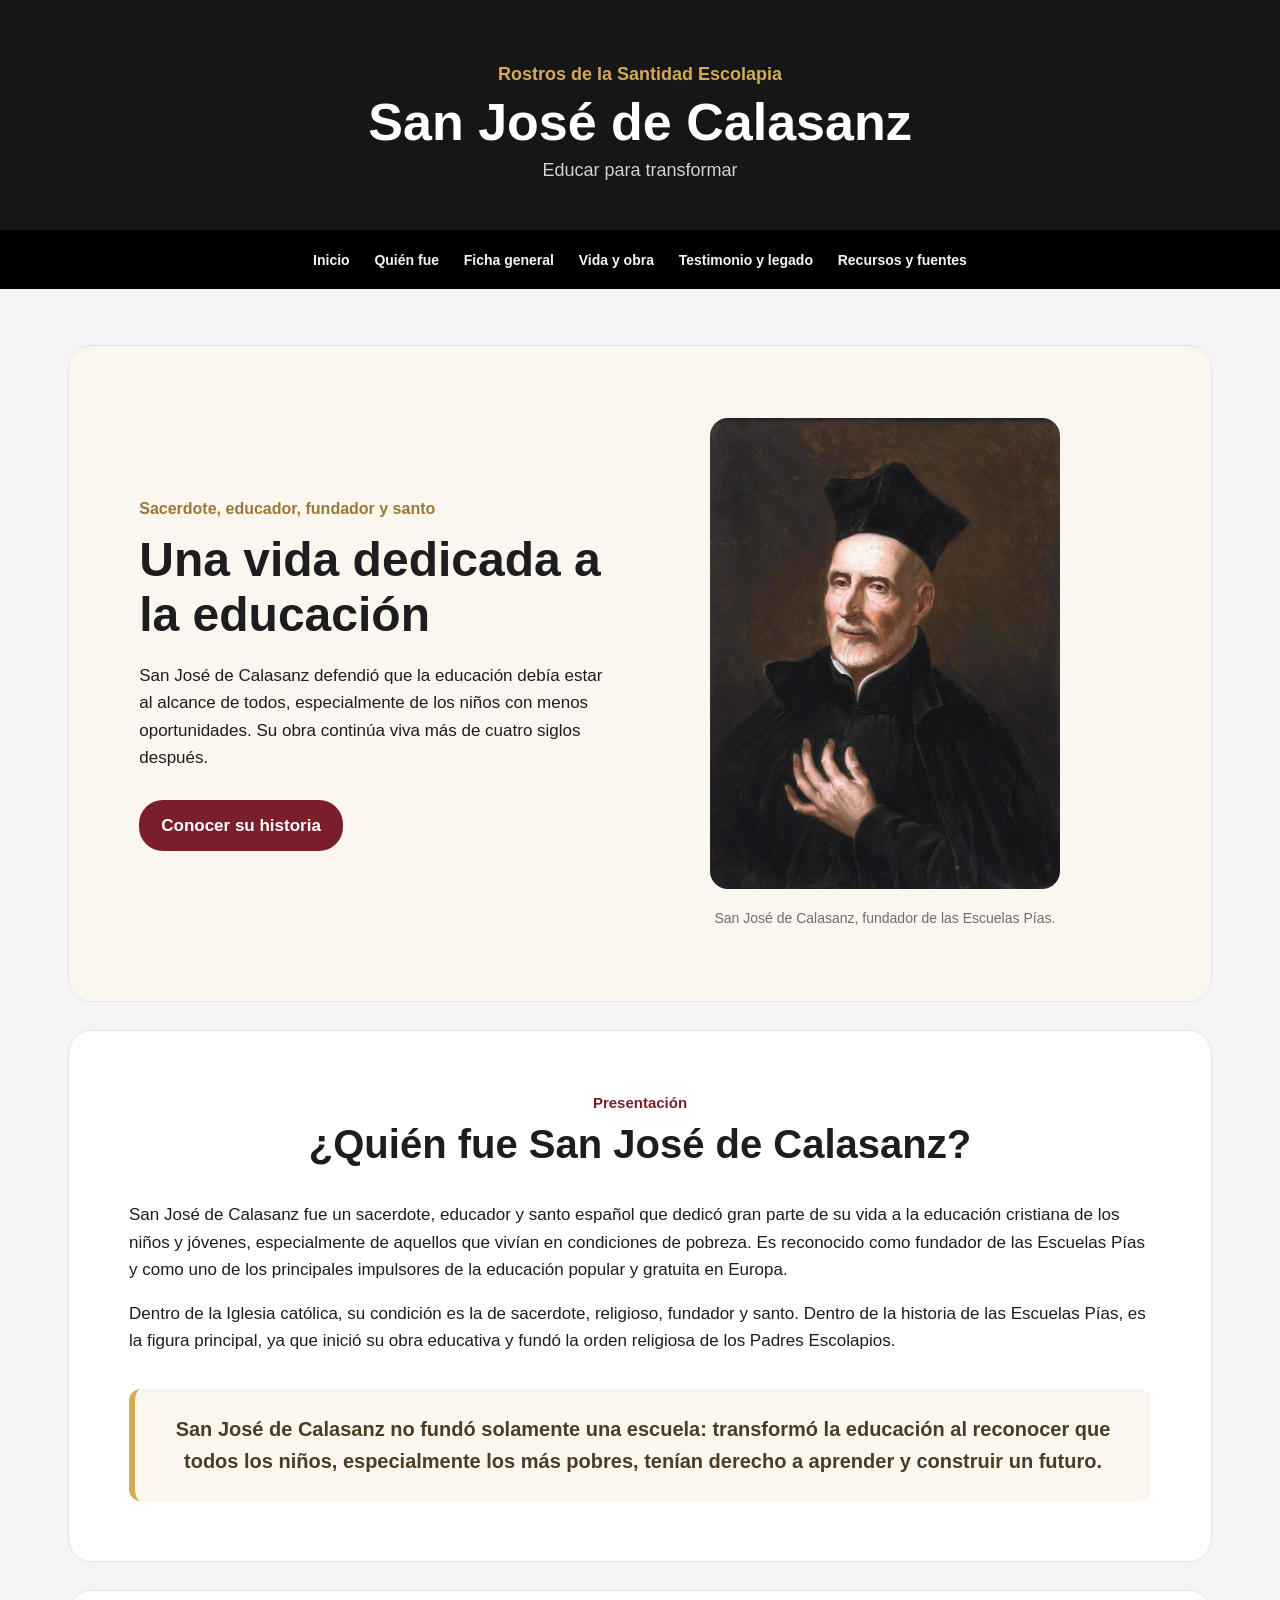
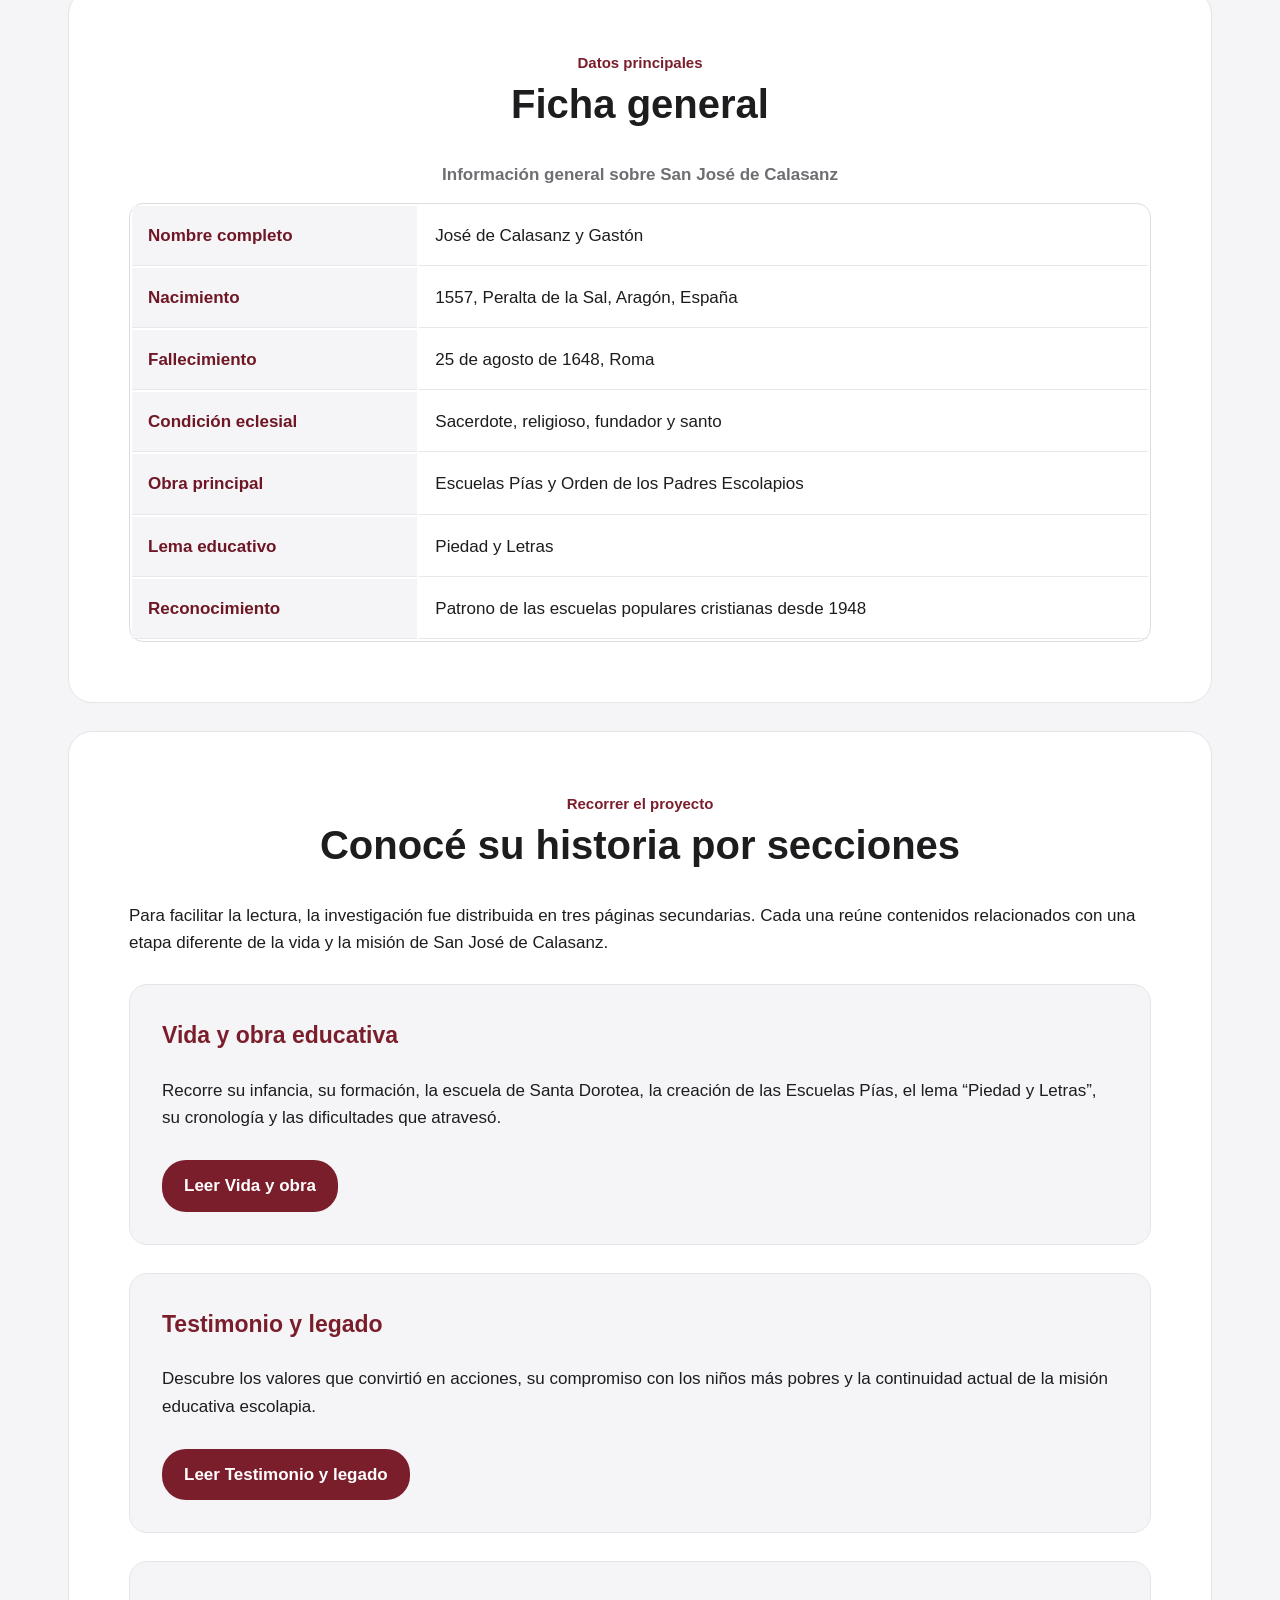
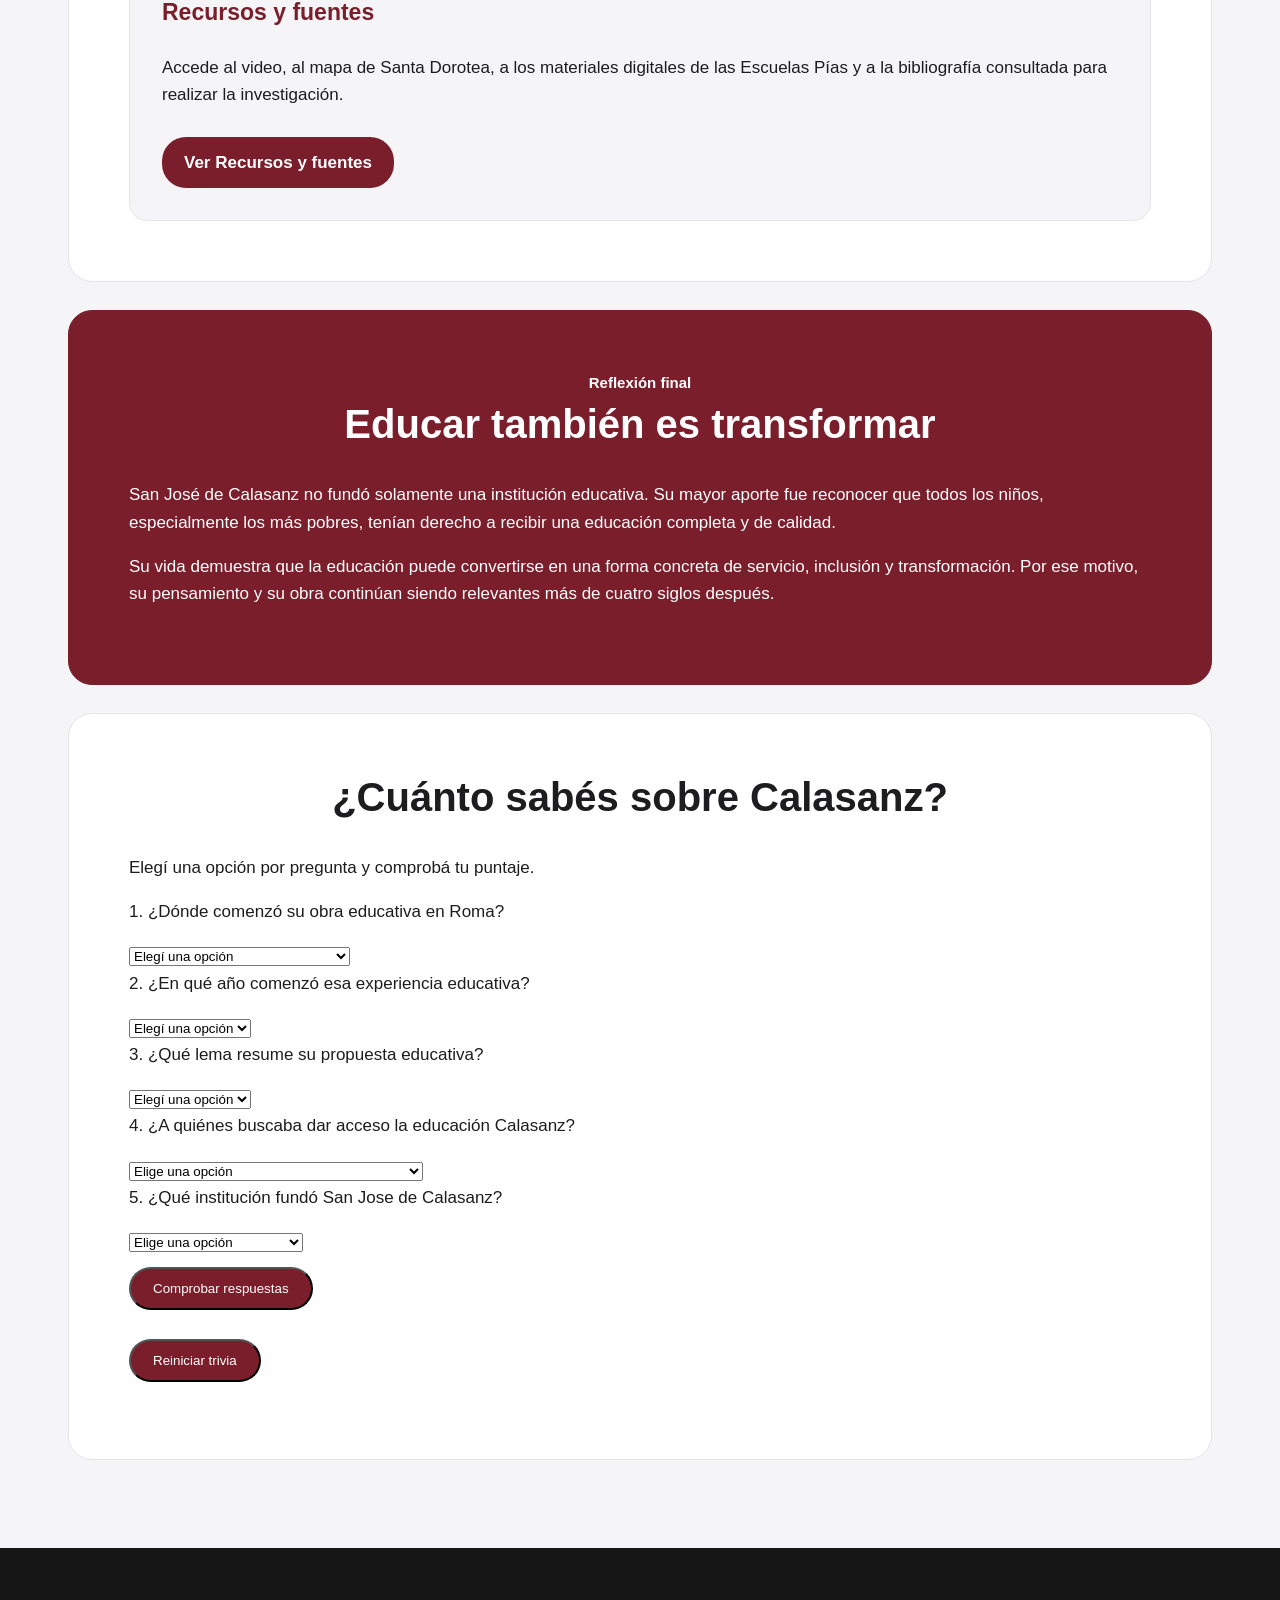
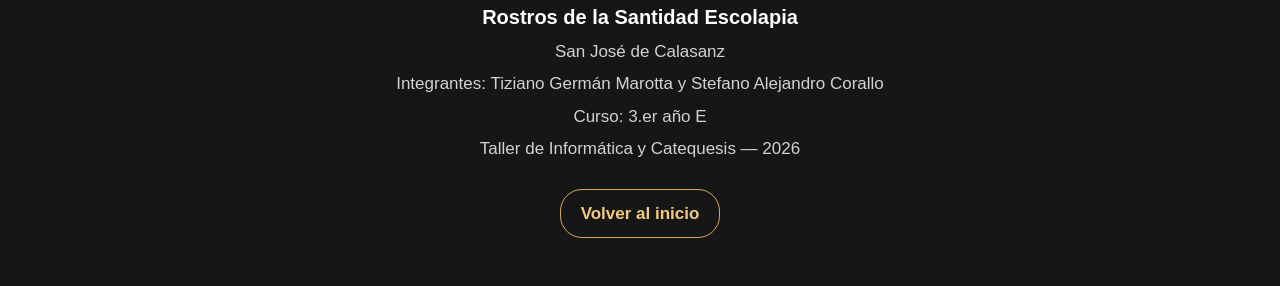
<file: index.html>
<!DOCTYPE html>
<html lang="es">

<head>
    <meta charset="UTF-8">
    <meta name="viewport" content="width=device-width, initial-scale=1.0">

    <meta name="description"
        content="Proyecto escolar sobre la vida, la obra, el testimonio y el legado de San José de Calasanz.">

    <title>San José de Calasanz | Rostros de la Santidad Escolapia</title>

    <!-- Hoja de estilos externa -->
    <link rel="stylesheet" href="css/estilos.css">
</head>

<body>

    <!-- Encabezado y navegación principal -->
    <header>
        <div>
            <p>Rostros de la Santidad Escolapia</p>
            <h1>San José de Calasanz</h1>
            <p>Educar para transformar</p>
        </div>

        <nav aria-label="Navegación principal">
            <ul>
                <li><a href="#inicio">Inicio</a></li>
                <li><a href="#presentacion">Quién fue</a></li>
                <li><a href="#ficha">Ficha general</a></li>
                <li><a href="pages/vida.html">Vida y obra</a></li>
                <li><a href="pages/legado.html">Testimonio y legado</a></li>
                <li><a href="pages/recursos.html">Recursos y fuentes</a></li>
            </ul>
        </nav>
    </header>


    <main>

        <!-- Portada de la página principal -->
        <section id="inicio">
            <div>
                <p>Sacerdote, educador, fundador y santo</p>

                <h2>Una vida dedicada a la educación</h2>

                <p>
                    San José de Calasanz defendió que la educación debía estar al alcance de todos,
                    especialmente de los niños con menos oportunidades. Su obra continúa viva más de
                    cuatro siglos después.
                </p>

                <a href="#presentacion" class="boton">Conocer su historia</a>
            </div>

            <figure>
                <img src="img/calasanz-retrato.jpg" alt="Retrato de San José de Calasanz" width="350">
                <figcaption>San José de Calasanz, fundador de las Escuelas Pías.</figcaption>
            </figure>
        </section>

        <!-- Presentación general -->
        <section id="presentacion">
            <div class="titulo-seccion">
                <p>Presentación</p>
                <h2>¿Quién fue San José de Calasanz?</h2>
            </div>

            <p>
                San José de Calasanz fue un sacerdote, educador y santo español que dedicó gran parte
                de su vida a la educación cristiana de los niños y jóvenes, especialmente de aquellos
                que vivían en condiciones de pobreza. Es reconocido como fundador de las Escuelas Pías
                y como uno de los principales impulsores de la educación popular y gratuita en Europa.
            </p>

            <p>
                Dentro de la Iglesia católica, su condición es la de sacerdote, religioso, fundador y
                santo. Dentro de la historia de las Escuelas Pías, es la figura principal, ya que inició
                su obra educativa y fundó la orden religiosa de los Padres Escolapios.
            </p>

            <aside>
                <blockquote>
                    <p>
                        San José de Calasanz no fundó solamente una escuela: transformó la educación al
                        reconocer que todos los niños, especialmente los más pobres, tenían derecho a
                        aprender y construir un futuro.
                    </p>
                </blockquote>
            </aside>
        </section>

        <!-- Ficha con los datos principales -->
        <section id="ficha">
            <div class="titulo-seccion">
                <p>Datos principales</p>
                <h2>Ficha general</h2>
            </div>

            <table>
                <caption>Información general sobre San José de Calasanz</caption>
                <tbody>
                    <tr>
                        <th scope="row">Nombre completo</th>
                        <td>José de Calasanz y Gastón</td>
                    </tr>
                    <tr>
                        <th scope="row">Nacimiento</th>
                        <td>1557, Peralta de la Sal, Aragón, España</td>
                    </tr>
                    <tr>
                        <th scope="row">Fallecimiento</th>
                        <td>25 de agosto de 1648, Roma</td>
                    </tr>
                    <tr>
                        <th scope="row">Condición eclesial</th>
                        <td>Sacerdote, religioso, fundador y santo</td>
                    </tr>
                    <tr>
                        <th scope="row">Obra principal</th>
                        <td>Escuelas Pías y Orden de los Padres Escolapios</td>
                    </tr>
                    <tr>
                        <th scope="row">Lema educativo</th>
                        <td>Piedad y Letras</td>
                    </tr>
                    <tr>
                        <th scope="row">Reconocimiento</th>
                        <td>Patrono de las escuelas populares cristianas desde 1948</td>
                    </tr>
                </tbody>
            </table>
        </section>

        <!-- Accesos a las páginas secundarias -->
        <section id="recursos">
            <div class="titulo-seccion">
                <p>Recorrer el proyecto</p>
                <h2>Conocé su historia por secciones</h2>
            </div>

            <p>
                Para facilitar la lectura, la investigación fue distribuida en tres páginas
                secundarias. Cada una reúne contenidos relacionados con una etapa diferente de la
                vida y la misión de San José de Calasanz.
            </p>

            <article>
                <h3>Vida y obra educativa</h3>
                <p>
                    Recorre su infancia, su formación, la escuela de Santa Dorotea, la creación de las
                    Escuelas Pías, el lema “Piedad y Letras”, su cronología y las dificultades que
                    atravesó.
                </p>
                <a href="pages/vida.html" class="boton">Leer Vida y obra</a>
            </article>

            <article>
                <h3>Testimonio y legado</h3>
                <p>
                    Descubre los valores que convirtió en acciones, su compromiso con los niños más
                    pobres y la continuidad actual de la misión educativa escolapia.
                </p>
                <a href="pages/legado.html" class="boton">Leer Testimonio y legado</a>
            </article>

            <article>
                <h3>Recursos y fuentes</h3>
                <p>
                    Accede al video, al mapa de Santa Dorotea, a los materiales digitales de las
                    Escuelas Pías y a la bibliografía consultada para realizar la investigación.
                </p>
                <a href="pages/recursos.html" class="boton">Ver Recursos y fuentes</a>
            </article>
        </section>

        <!-- Conclusión de la investigación -->
        <section id="conclusion">
            <div class="titulo-seccion">
                <p>Reflexión final</p>
                <h2>Educar también es transformar</h2>
            </div>

            <p>
                San José de Calasanz no fundó solamente una institución educativa. Su mayor aporte fue
                reconocer que todos los niños, especialmente los más pobres, tenían derecho a recibir
                una educación completa y de calidad.
            </p>

            <p>
                Su vida demuestra que la educación puede convertirse en una forma concreta de servicio,
                inclusión y transformación. Por ese motivo, su pensamiento y su obra continúan siendo
                relevantes más de cuatro siglos después.
            </p>
        </section>
        <section id="cuestionario">
            <h2 class="titulo-seccion">¿Cuánto sabés sobre Calasanz?</h2>
            <p>Elegí una opción por pregunta y comprobá tu puntaje.</p>
            <p><label for="lugar">1. ¿Dónde comenzó su obra educativa en Roma?</label></p> <select id="lugar">
                <option value="">Elegí una opción</option>
                <option value="san-pedro">En la basílica de San Pedro</option>
                <option value="santa-dorotea">En la parroquia de Santa Dorotea</option>
                <option value="san-pablo">En la basílica de San Pablo</option>
            </select>
            <p><label for="anio">2. ¿En qué año comenzó esa experiencia educativa?</label></p> <select id="anio">
                <option value="">Elegí una opción</option>
                <option value="1557">1557</option>
                <option value="1648">1648</option>
                <option value="1597">1597</option>
            </select>
            <p><label for="lema">3. ¿Qué lema resume su propuesta educativa?</label></p> <select id="lema">
                <option value="">Elegí una opción</option>
                <option value="piedad-letras">Piedad y Letras</option>
                <option value="fe-trabajo">Fe y Trabajo</option>
                <option value="virtud-ciencia">Virtud y Ciencia</option>
            </select>
            <p>
<label for="destinatarios">
4. ¿A quiénes buscaba dar acceso la educación Calasanz?
</label>
</p>

<select id="destinatarios">
<option value="">Elige una opción</option>
<option value="nobles">Solamente a los hijos de nobles</option>
<option value="todos">A todos los niños, especialmente a los pobres</option>
<option value="adultos">Solamente a los adultos</option>
</select>

<p>
<label for="navegación">
5. ¿Qué institución fundó San Jose de Calasanz?
</label>
</p>

<select id="navegacion">
<option value="">Elige una opción</option>
<option value="footer">La compañía de Jesús</option>
<option value="main">Las escuelas Pías</option>
<option value="nav">La orden de predicadores</option>
</select>
            <p><button type="button" id="comprobar" class="boton">Comprobar respuestas</button></p>
            <button type="button" id="reiniciar" class="boton">Reiniciar trivia</button>
            <p id="resultado-cuestionario" role="status"></p>
        </section>
    </main>

    <!-- Pie de página -->
    <footer>
        <p><strong>Rostros de la Santidad Escolapia</strong></p>
        <p>San José de Calasanz</p>
        <p>Integrantes: Tiziano Germán Marotta y Stefano Alejandro Corallo</p>
        <p>Curso: 3.er año E</p>
        <p>Taller de Informática y Catequesis — 2026</p>

        <a href="#inicio">Volver al inicio</a>
    </footer>
    <script src="js/cuestionario.js"></script>
</body>

</html>
</file>
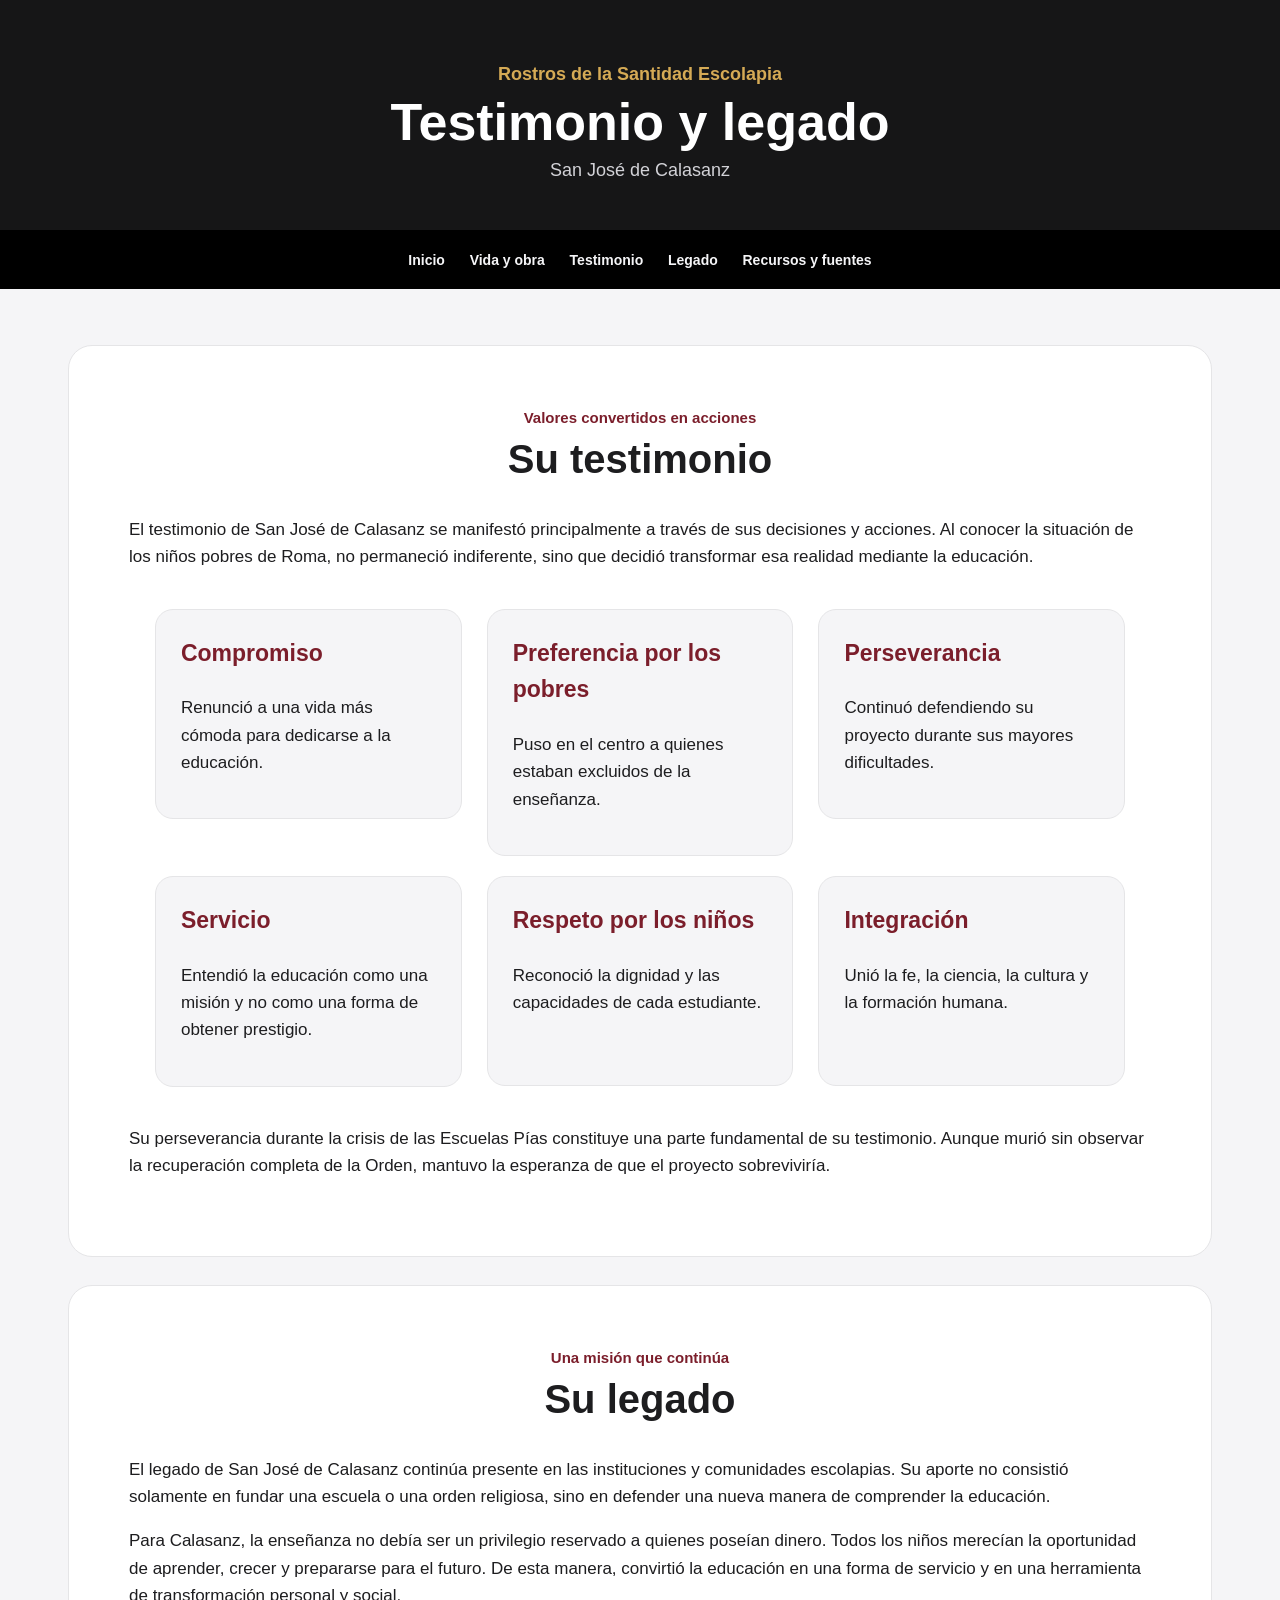
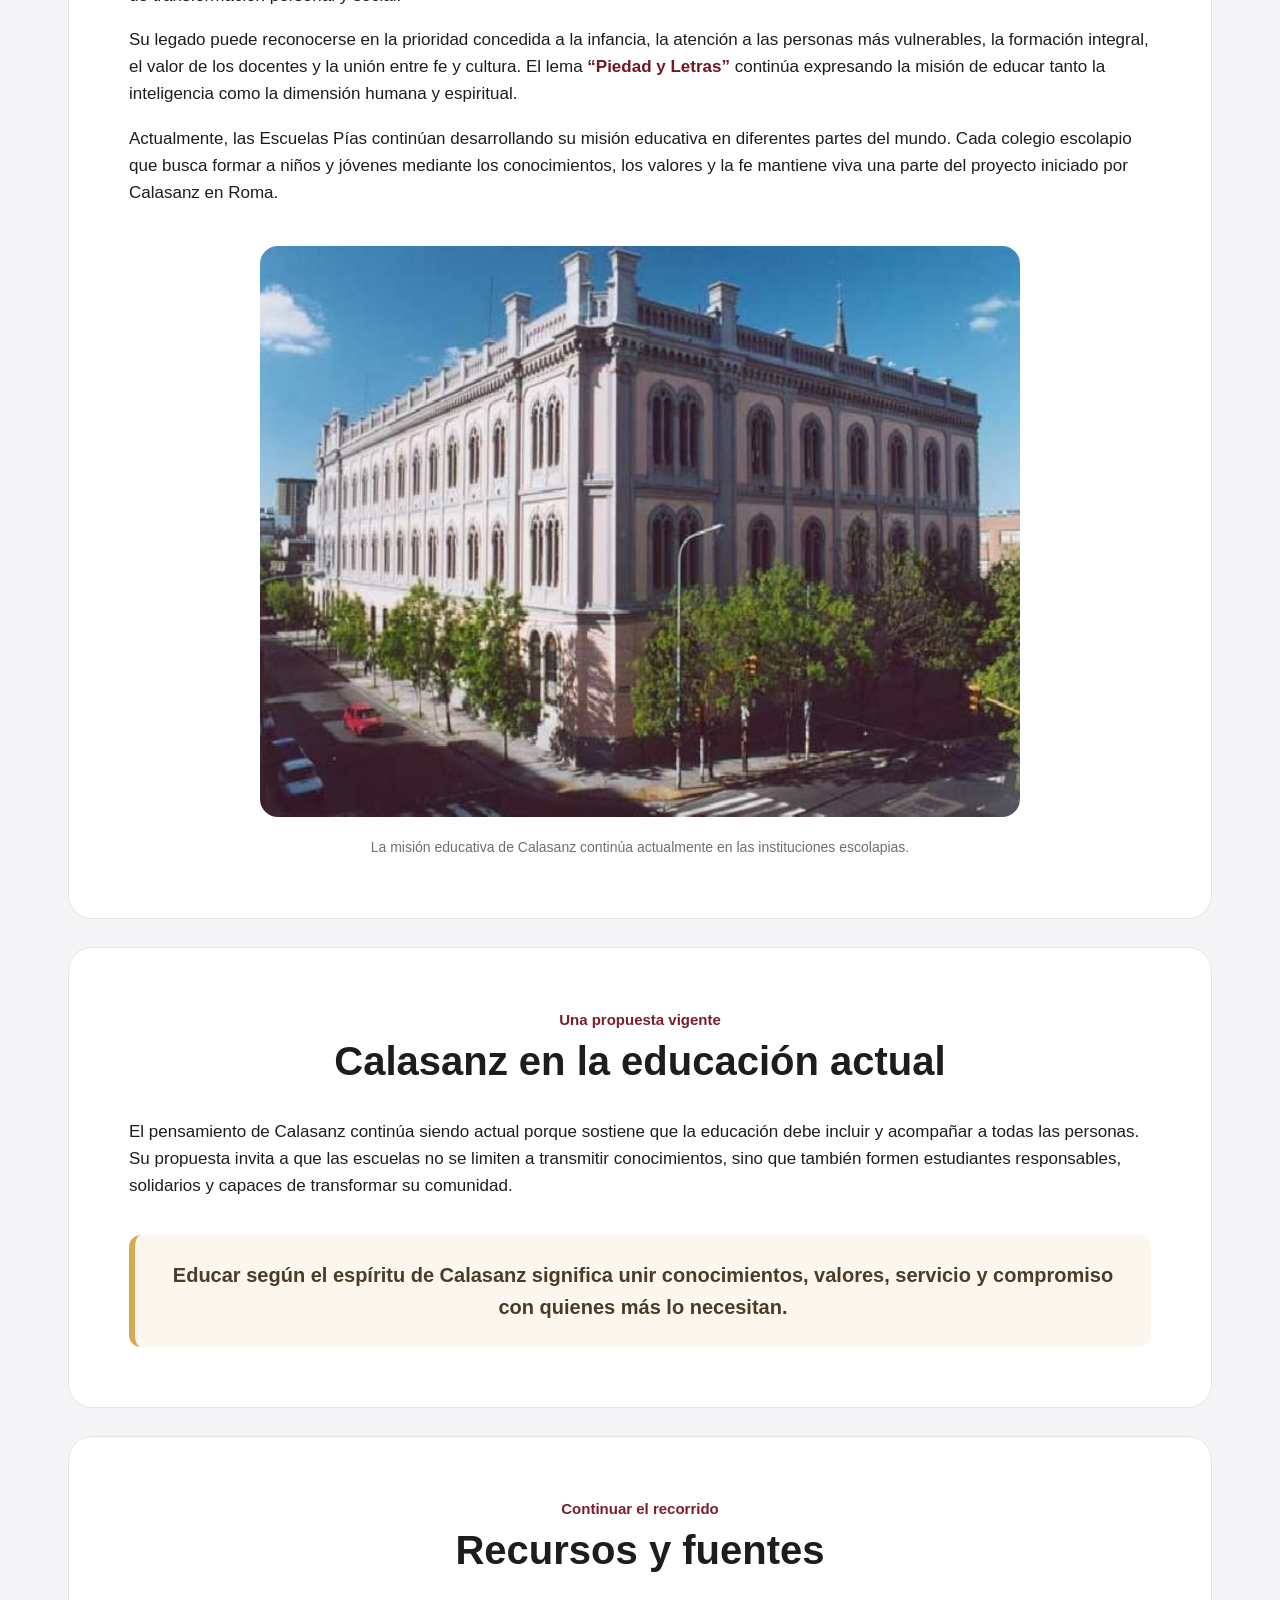
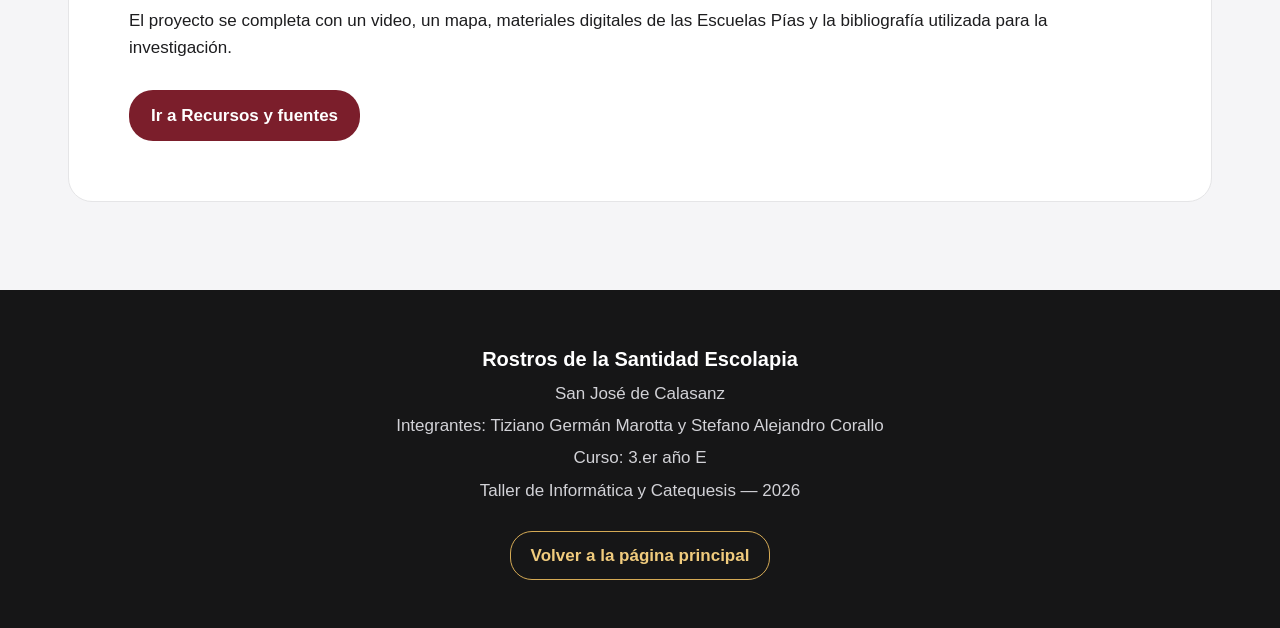
<file: pages/legado.html>
<!DOCTYPE html>
<html lang="es">

<head>
    <meta charset="UTF-8">
    <meta name="viewport" content="width=device-width, initial-scale=1.0">

    <meta name="description"
        content="Testimonio, valores y legado actual de San José de Calasanz y las Escuelas Pías.">

    <title>Testimonio y legado | San José de Calasanz</title>

    <link rel="stylesheet" href="../css/estilos.css">
</head>

<body>

    <!-- Encabezado y navegación -->
    <header>
        <div>
            <p>Rostros de la Santidad Escolapia</p>
            <h1>Testimonio y legado</h1>
            <p>San José de Calasanz</p>
        </div>

        <nav aria-label="Navegación principal">
            <ul>
                <li><a href="../index.html">Inicio</a></li>
                <li><a href="vida.html">Vida y obra</a></li>
                <li><a href="#testimonio">Testimonio</a></li>
                <li><a href="#legado">Legado</a></li>
                <li><a href="recursos.html">Recursos y fuentes</a></li>
            </ul>
        </nav>
    </header>

    <main>

        <!-- Valores y testimonio -->
        <section id="testimonio">
            <div class="titulo-seccion">
                <p>Valores convertidos en acciones</p>
                <h2>Su testimonio</h2>
            </div>

            <p>
                El testimonio de San José de Calasanz se manifestó principalmente a través de sus
                decisiones y acciones. Al conocer la situación de los niños pobres de Roma, no
                permaneció indiferente, sino que decidió transformar esa realidad mediante la educación.
            </p>

            <div class="tarjetas-valores">
                <article>
                    <h3>Compromiso</h3>
                    <p>Renunció a una vida más cómoda para dedicarse a la educación.</p>
                </article>

                <article>
                    <h3>Preferencia por los pobres</h3>
                    <p>Puso en el centro a quienes estaban excluidos de la enseñanza.</p>
                </article>

                <article>
                    <h3>Perseverancia</h3>
                    <p>Continuó defendiendo su proyecto durante sus mayores dificultades.</p>
                </article>

                <article>
                    <h3>Servicio</h3>
                    <p>Entendió la educación como una misión y no como una forma de obtener prestigio.</p>
                </article>

                <article>
                    <h3>Respeto por los niños</h3>
                    <p>Reconoció la dignidad y las capacidades de cada estudiante.</p>
                </article>

                <article>
                    <h3>Integración</h3>
                    <p>Unió la fe, la ciencia, la cultura y la formación humana.</p>
                </article>
            </div>

            <p>
                Su perseverancia durante la crisis de las Escuelas Pías constituye una parte fundamental
                de su testimonio. Aunque murió sin observar la recuperación completa de la Orden,
                mantuvo la esperanza de que el proyecto sobreviviría.
            </p>
        </section>

        <!-- Legado actual -->
        <section id="legado">
            <div class="titulo-seccion">
                <p>Una misión que continúa</p>
                <h2>Su legado</h2>
            </div>

            <p>
                El legado de San José de Calasanz continúa presente en las instituciones y comunidades
                escolapias. Su aporte no consistió solamente en fundar una escuela o una orden religiosa,
                sino en defender una nueva manera de comprender la educación.
            </p>

            <p>
                Para Calasanz, la enseñanza no debía ser un privilegio reservado a quienes poseían
                dinero. Todos los niños merecían la oportunidad de aprender, crecer y prepararse para
                el futuro. De esta manera, convirtió la educación en una forma de servicio y en una
                herramienta de transformación personal y social.
            </p>

            <p>
                Su legado puede reconocerse en la prioridad concedida a la infancia, la atención a las
                personas más vulnerables, la formación integral, el valor de los docentes y la unión
                entre fe y cultura. El lema <strong>“Piedad y Letras”</strong> continúa expresando la
                misión de educar tanto la inteligencia como la dimensión humana y espiritual.
            </p>

            <p>
                Actualmente, las Escuelas Pías continúan desarrollando su misión educativa en diferentes
                partes del mundo. Cada colegio escolapio que busca formar a niños y jóvenes mediante los
                conocimientos, los valores y la fe mantiene viva una parte del proyecto iniciado por
                Calasanz en Roma.
            </p>

            <figure>
                <img src="../img/legado-escolapio.jpg"
                    alt="Colegio Calasanz y parroquia de las Escuelas Pías en Buenos Aires" width="350">

                <figcaption>
                    La misión educativa de Calasanz continúa actualmente en las instituciones escolapias.
                </figcaption>
            </figure>
        </section>

        <!-- Relación con la actualidad -->
        <section id="actualidad">
            <div class="titulo-seccion">
                <p>Una propuesta vigente</p>
                <h2>Calasanz en la educación actual</h2>
            </div>

            <p>
                El pensamiento de Calasanz continúa siendo actual porque sostiene que la educación debe
                incluir y acompañar a todas las personas. Su propuesta invita a que las escuelas no se
                limiten a transmitir conocimientos, sino que también formen estudiantes responsables,
                solidarios y capaces de transformar su comunidad.
            </p>

            <aside>
                <blockquote>
                    <p>
                        Educar según el espíritu de Calasanz significa unir conocimientos, valores,
                        servicio y compromiso con quienes más lo necesitan.
                    </p>
                </blockquote>
            </aside>
        </section>

        <!-- Acceso a la siguiente página -->
        <section id="continuar">
            <div class="titulo-seccion">
                <p>Continuar el recorrido</p>
                <h2>Recursos y fuentes</h2>
            </div>

            <p>
                El proyecto se completa con un video, un mapa, materiales digitales de las Escuelas
                Pías y la bibliografía utilizada para la investigación.
            </p>

            <a href="recursos.html" class="boton">Ir a Recursos y fuentes</a>
        </section>

    </main>

    <!-- Pie de página -->
    <footer>
        <p><strong>Rostros de la Santidad Escolapia</strong></p>
        <p>San José de Calasanz</p>
        <p>Integrantes: Tiziano Germán Marotta y Stefano Alejandro Corallo</p>
        <p>Curso: 3.er año E</p>
        <p>Taller de Informática y Catequesis — 2026</p>

        <a href="../index.html">Volver a la página principal</a>
    </footer>

</body>

</html>
</file>
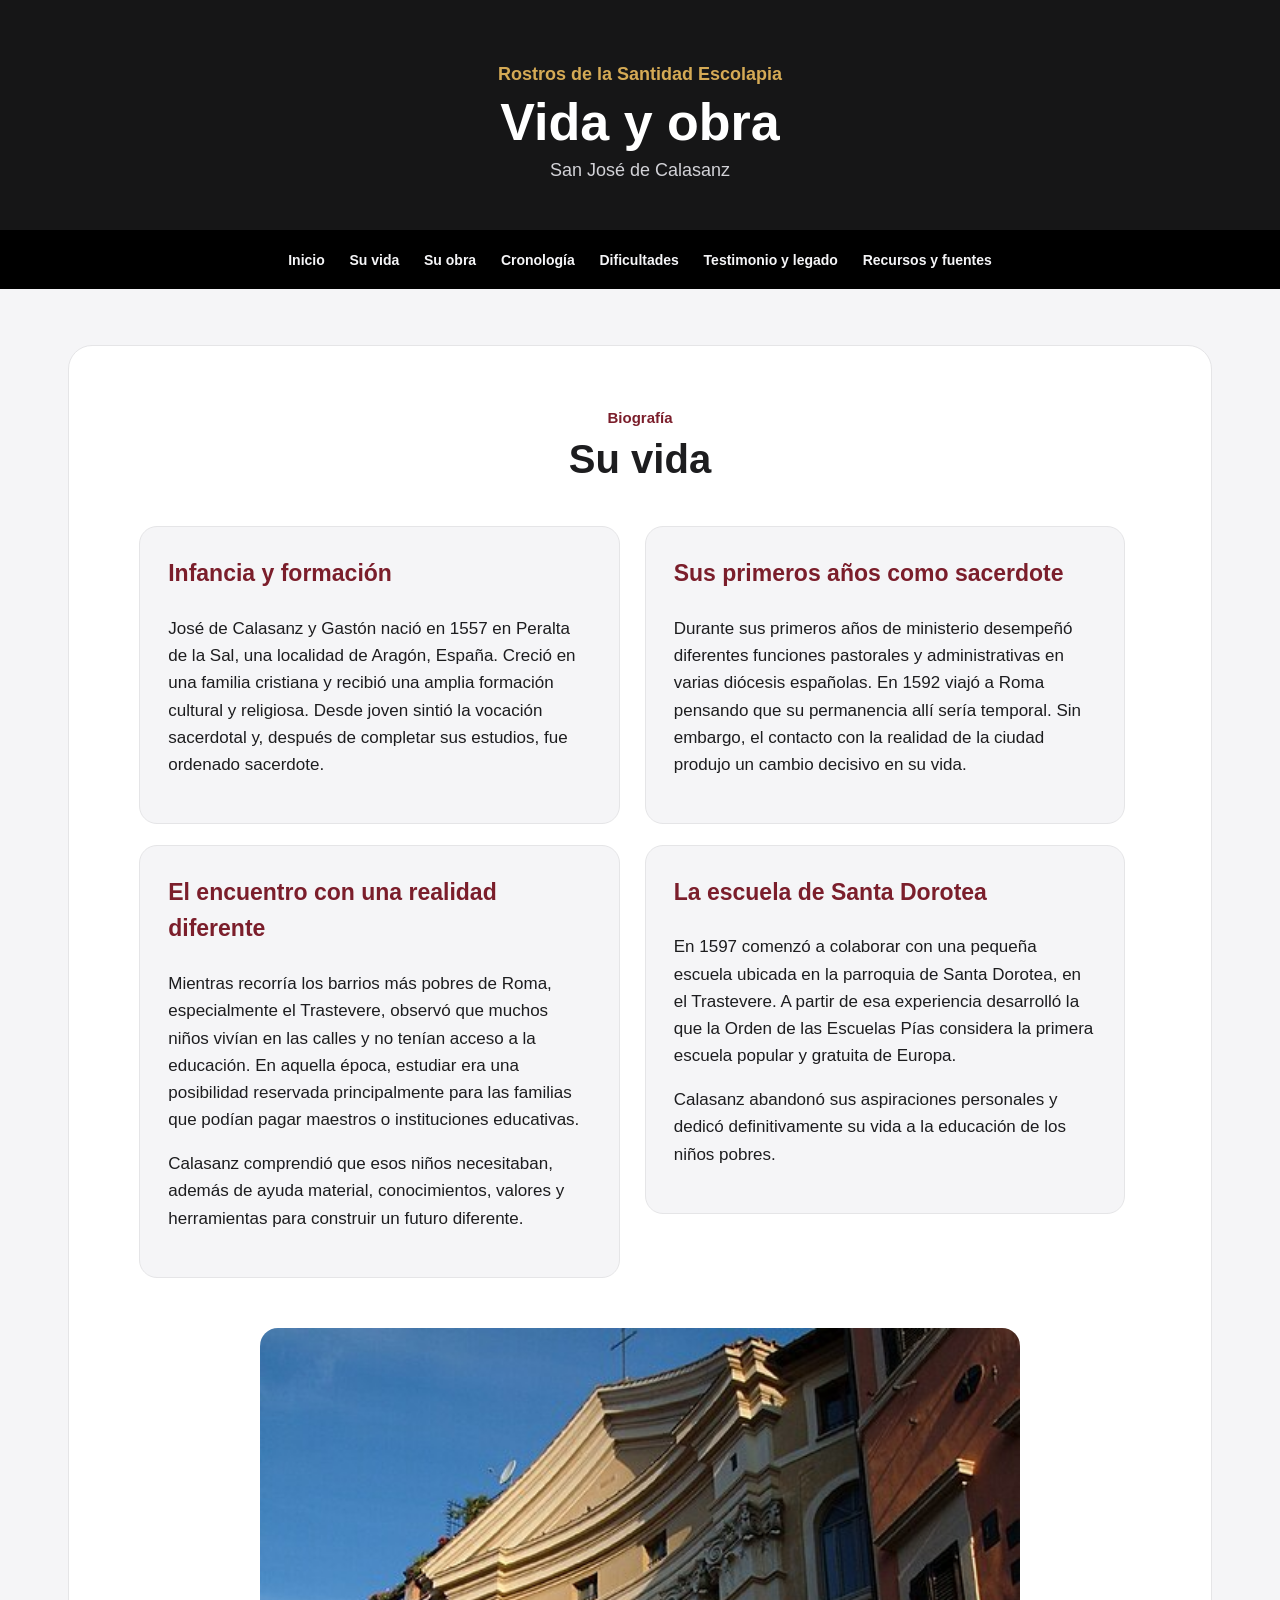
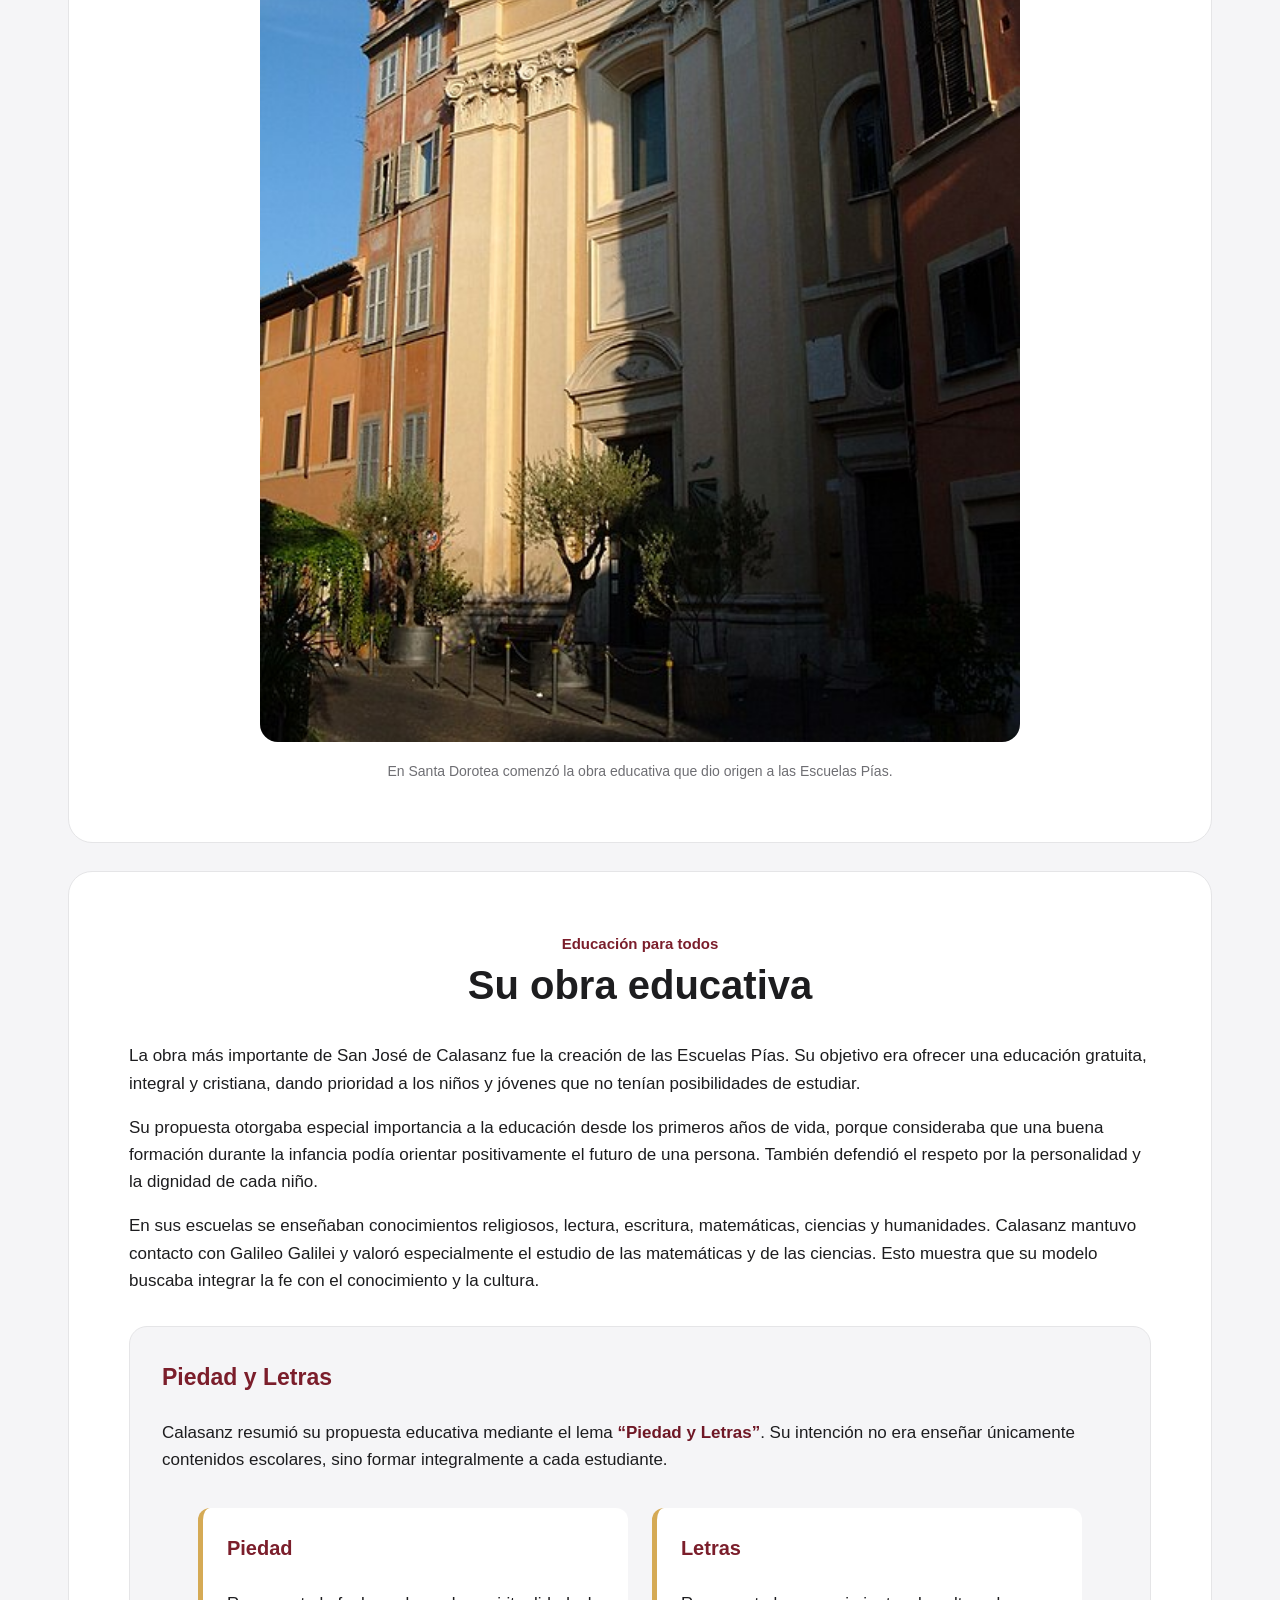
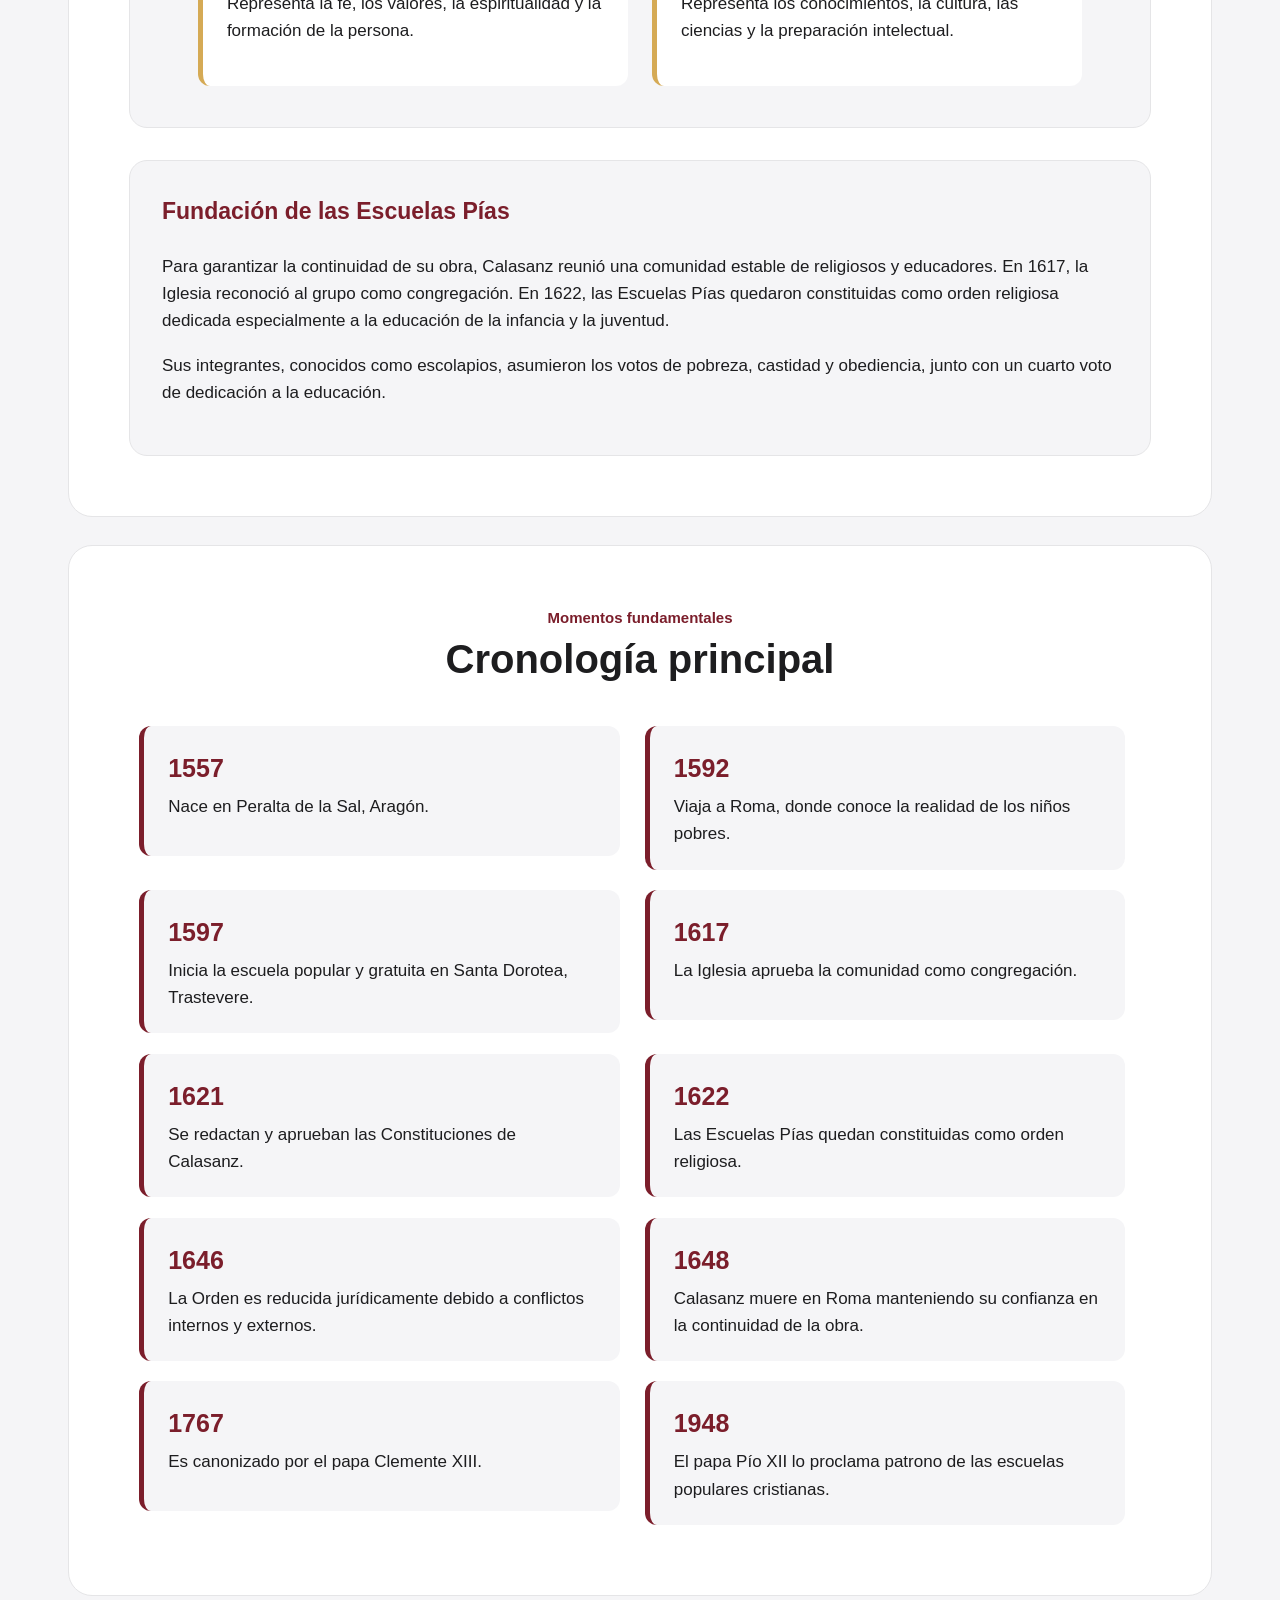
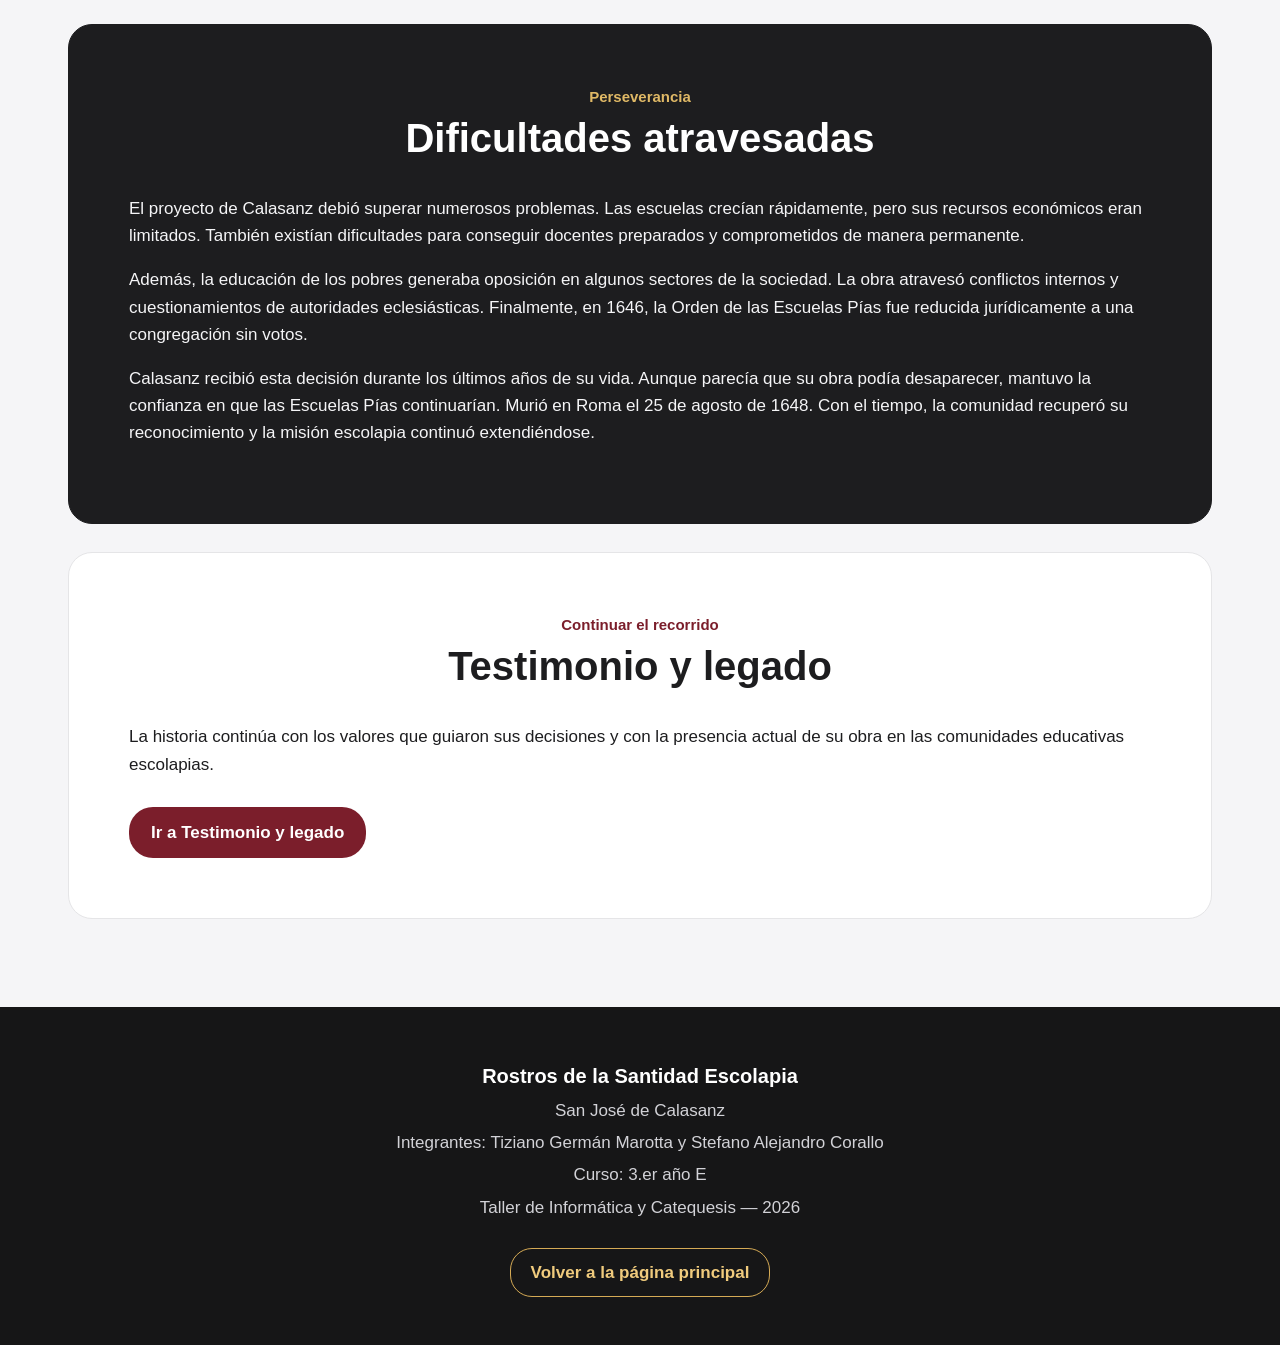
<file: pages/vida.html>
<!DOCTYPE html>
<html lang="es">

<head>
    <meta charset="UTF-8">
    <meta name="viewport" content="width=device-width, initial-scale=1.0">

    <meta name="description"
        content="Vida, obra educativa y cronología de San José de Calasanz, fundador de las Escuelas Pías.">

    <title>Vida y obra | San José de Calasanz</title>

    <link rel="stylesheet" href="../css/estilos.css">
</head>

<body>

    <!-- Encabezado y navegación -->
    <header>
        <div>
            <p>Rostros de la Santidad Escolapia</p>
            <h1>Vida y obra</h1>
            <p>San José de Calasanz</p>
        </div>

        <nav aria-label="Navegación principal">
            <ul>
                <li><a href="../index.html">Inicio</a></li>
                <li><a href="#vida">Su vida</a></li>
                <li><a href="#obra">Su obra</a></li>
                <li><a href="#cronologia">Cronología</a></li>
                <li><a href="#dificultades">Dificultades</a></li>
                <li><a href="legado.html">Testimonio y legado</a></li>
                <li><a href="recursos.html">Recursos y fuentes</a></li>
            </ul>
        </nav>
    </header>

    <main>

        <!-- Biografía dividida en etapas -->
        <section id="vida">
            <div class="titulo-seccion">
                <p>Biografía</p>
                <h2>Su vida</h2>
            </div>

            <article>
                <h3>Infancia y formación</h3>
                <p>
                    José de Calasanz y Gastón nació en 1557 en Peralta de la Sal, una localidad de
                    Aragón, España. Creció en una familia cristiana y recibió una amplia formación
                    cultural y religiosa. Desde joven sintió la vocación sacerdotal y, después de
                    completar sus estudios, fue ordenado sacerdote.
                </p>
            </article>

            <article>
                <h3>Sus primeros años como sacerdote</h3>
                <p>
                    Durante sus primeros años de ministerio desempeñó diferentes funciones pastorales
                    y administrativas en varias diócesis españolas. En 1592 viajó a Roma pensando que
                    su permanencia allí sería temporal. Sin embargo, el contacto con la realidad de la
                    ciudad produjo un cambio decisivo en su vida.
                </p>
            </article>

            <article>
                <h3>El encuentro con una realidad diferente</h3>
                <p>
                    Mientras recorría los barrios más pobres de Roma, especialmente el Trastevere,
                    observó que muchos niños vivían en las calles y no tenían acceso a la educación.
                    En aquella época, estudiar era una posibilidad reservada principalmente para las
                    familias que podían pagar maestros o instituciones educativas.
                </p>

                <p>
                    Calasanz comprendió que esos niños necesitaban, además de ayuda material,
                    conocimientos, valores y herramientas para construir un futuro diferente.
                </p>
            </article>

            <article>
                <h3>La escuela de Santa Dorotea</h3>
                <p>
                    En 1597 comenzó a colaborar con una pequeña escuela ubicada en la parroquia de
                    Santa Dorotea, en el Trastevere. A partir de esa experiencia desarrolló la que la
                    Orden de las Escuelas Pías considera la primera escuela popular y gratuita de
                    Europa.
                </p>

                <p>
                    Calasanz abandonó sus aspiraciones personales y dedicó definitivamente su vida a
                    la educación de los niños pobres.
                </p>
            </article>

            <figure>
                <img src="../img/escuela-santa-dorotea.jpg"
                    alt="Iglesia de Santa Dorotea en el barrio del Trastevere, Roma" width="350">

                <figcaption>
                    En Santa Dorotea comenzó la obra educativa que dio origen a las Escuelas Pías.
                </figcaption>
            </figure>
        </section>

        <!-- Obra educativa -->
        <section id="obra">
            <div class="titulo-seccion">
                <p>Educación para todos</p>
                <h2>Su obra educativa</h2>
            </div>

            <p>
                La obra más importante de San José de Calasanz fue la creación de las Escuelas Pías.
                Su objetivo era ofrecer una educación gratuita, integral y cristiana, dando prioridad
                a los niños y jóvenes que no tenían posibilidades de estudiar.
            </p>

            <p>
                Su propuesta otorgaba especial importancia a la educación desde los primeros años de
                vida, porque consideraba que una buena formación durante la infancia podía orientar
                positivamente el futuro de una persona. También defendió el respeto por la personalidad
                y la dignidad de cada niño.
            </p>

            <p>
                En sus escuelas se enseñaban conocimientos religiosos, lectura, escritura, matemáticas,
                ciencias y humanidades. Calasanz mantuvo contacto con Galileo Galilei y valoró
                especialmente el estudio de las matemáticas y de las ciencias. Esto muestra que su
                modelo buscaba integrar la fe con el conocimiento y la cultura.
            </p>

            <article id="piedad-letras">
                <h3>Piedad y Letras</h3>

                <p>
                    Calasanz resumió su propuesta educativa mediante el lema
                    <strong>“Piedad y Letras”</strong>. Su intención no era enseñar únicamente contenidos
                    escolares, sino formar integralmente a cada estudiante.
                </p>

                <div class="conceptos">
                    <article>
                        <h4>Piedad</h4>
                        <p>
                            Representa la fe, los valores, la espiritualidad y la formación de la
                            persona.
                        </p>
                    </article>

                    <article>
                        <h4>Letras</h4>
                        <p>
                            Representa los conocimientos, la cultura, las ciencias y la preparación
                            intelectual.
                        </p>
                    </article>
                </div>
            </article>

            <article>
                <h3>Fundación de las Escuelas Pías</h3>
                <p>
                    Para garantizar la continuidad de su obra, Calasanz reunió una comunidad estable
                    de religiosos y educadores. En 1617, la Iglesia reconoció al grupo como congregación.
                    En 1622, las Escuelas Pías quedaron constituidas como orden religiosa dedicada
                    especialmente a la educación de la infancia y la juventud.
                </p>

                <p>
                    Sus integrantes, conocidos como escolapios, asumieron los votos de pobreza, castidad
                    y obediencia, junto con un cuarto voto de dedicación a la educación.
                </p>
            </article>
        </section>

        <!-- Línea de tiempo -->
        <section id="cronologia">
            <div class="titulo-seccion">
                <p>Momentos fundamentales</p>
                <h2>Cronología principal</h2>
            </div>

            <ol>
                <li>
                    <time datetime="1557">1557</time>
                    <p>Nace en Peralta de la Sal, Aragón.</p>
                </li>
                <li>
                    <time datetime="1592">1592</time>
                    <p>Viaja a Roma, donde conoce la realidad de los niños pobres.</p>
                </li>
                <li>
                    <time datetime="1597">1597</time>
                    <p>Inicia la escuela popular y gratuita en Santa Dorotea, Trastevere.</p>
                </li>
                <li>
                    <time datetime="1617">1617</time>
                    <p>La Iglesia aprueba la comunidad como congregación.</p>
                </li>
                <li>
                    <time datetime="1621">1621</time>
                    <p>Se redactan y aprueban las Constituciones de Calasanz.</p>
                </li>
                <li>
                    <time datetime="1622">1622</time>
                    <p>Las Escuelas Pías quedan constituidas como orden religiosa.</p>
                </li>
                <li>
                    <time datetime="1646">1646</time>
                    <p>La Orden es reducida jurídicamente debido a conflictos internos y externos.</p>
                </li>
                <li>
                    <time datetime="1648">1648</time>
                    <p>Calasanz muere en Roma manteniendo su confianza en la continuidad de la obra.</p>
                </li>
                <li>
                    <time datetime="1767">1767</time>
                    <p>Es canonizado por el papa Clemente XIII.</p>
                </li>
                <li>
                    <time datetime="1948">1948</time>
                    <p>El papa Pío XII lo proclama patrono de las escuelas populares cristianas.</p>
                </li>
            </ol>
        </section>

        <!-- Dificultades de su obra -->
        <section id="dificultades">
            <div class="titulo-seccion">
                <p>Perseverancia</p>
                <h2>Dificultades atravesadas</h2>
            </div>

            <p>
                El proyecto de Calasanz debió superar numerosos problemas. Las escuelas crecían
                rápidamente, pero sus recursos económicos eran limitados. También existían dificultades
                para conseguir docentes preparados y comprometidos de manera permanente.
            </p>

            <p>
                Además, la educación de los pobres generaba oposición en algunos sectores de la
                sociedad. La obra atravesó conflictos internos y cuestionamientos de autoridades
                eclesiásticas. Finalmente, en 1646, la Orden de las Escuelas Pías fue reducida
                jurídicamente a una congregación sin votos.
            </p>

            <p>
                Calasanz recibió esta decisión durante los últimos años de su vida. Aunque parecía que
                su obra podía desaparecer, mantuvo la confianza en que las Escuelas Pías continuarían.
                Murió en Roma el 25 de agosto de 1648. Con el tiempo, la comunidad recuperó su
                reconocimiento y la misión escolapia continuó extendiéndose.
            </p>
        </section>

        <!-- Acceso a la siguiente página -->
        <section id="continuar">
            <div class="titulo-seccion">
                <p>Continuar el recorrido</p>
                <h2>Testimonio y legado</h2>
            </div>

            <p>
                La historia continúa con los valores que guiaron sus decisiones y con la presencia
                actual de su obra en las comunidades educativas escolapias.
            </p>

            <a href="legado.html" class="boton">Ir a Testimonio y legado</a>
        </section>

    </main>

    <!-- Pie de página -->
    <footer>
        <p><strong>Rostros de la Santidad Escolapia</strong></p>
        <p>San José de Calasanz</p>
        <p>Integrantes: Tiziano Germán Marotta y Stefano Alejandro Corallo</p>
        <p>Curso: 3.er año E</p>
        <p>Taller de Informática y Catequesis — 2026</p>

        <a href="../index.html">Volver a la página principal</a>
    </footer>

</body>

</html>
</file>
<file: css/estilos.css>
* {
    box-sizing: border-box;
}

html {
    scroll-behavior: smooth;
}

body {
    margin: 0;
    background-color: #f5f5f7;
    color: #1d1d1f;
    font-family: Arial, Helvetica, sans-serif;
    font-size: 17px;
    line-height: 1.6;
}

/* Encabezado */
header {
    background-color: #161617;
    color: white;
    text-align: center;
    padding-top: 55px;
}

header > div {
    max-width: 1000px;
    margin: 0 auto;
    padding: 0 25px 40px;
}

header h1 {
    margin: 4px 0;
    font-size: 52px;
    line-height: 1.1;
}

header p {
    margin: 5px 0;
    color: #d2d2d7;
    font-size: 18px;
}

header div p:first-child {
    color: #d5aa55;
    font-weight: bold;
}

/* Menú de navegación */
nav {
    background-color: #000000;
    padding: 16px 20px;
}

nav ul {
    margin: 0;
    padding: 0;
    list-style-type: none;
}

nav li {
    display: inline;
    margin: 0 10px;
}

nav a {
    color: #f5f5f7;
    font-size: 14px;
    text-decoration: none;
}

/* Contenido principal */
main {
    max-width: 1180px;
    margin: 0 auto;
    padding: 28px 18px 60px;
}

section {
    margin: 28px 0;
    padding: 60px;
    background-color: #ffffff;
    border: 1px solid #e5e5e7;
    border-radius: 24px;
}

.titulo-seccion {
    margin-bottom: 34px;
    text-align: center;
}

.titulo-seccion > p {
    margin: 0 0 6px;
    color: #7b1e2b;
    font-size: 15px;
    font-weight: bold;
}

h2 {
    margin: 0;
    font-size: 40px;
    line-height: 1.15;
}

h3 {
    margin-top: 0;
    color: #7b1e2b;
    font-size: 23px;
}

h4 {
    margin-top: 0;
    color: #7b1e2b;
    font-size: 20px;
}

p {
    margin-top: 0;
}

a {
    color: #8c2434;
    font-weight: bold;
    text-decoration: none;
}

strong {
    color: #6f1725;
}

/* Portada principal */
#inicio {
    padding: 72px 60px;
    background-color: #fbf7ef;
}

#inicio > div,
#inicio > figure {
    display: inline-block;
    width: 47%;
    margin: 0 1%;
    vertical-align: middle;
}

#inicio > div {
    text-align: left;
}

#inicio > div > p:first-child {
    margin-bottom: 10px;
    color: #9b7837;
    font-size: 16px;
    font-weight: bold;
}

#inicio h2 {
    margin-bottom: 20px;
    font-size: 48px;
}

.boton {
    display: inline-block;
    margin-top: 12px;
    padding: 12px 22px;
    background-color: #7b1e2b;
    border-radius: 24px;
    color: white;
}

/* Imágenes y textos explicativos */
figure {
    margin: 30px auto 0;
    text-align: center;
}

img {
    max-width: 100%;
    height: auto;
    border-radius: 18px;
}

figcaption {
    max-width: 650px;
    margin: 10px auto 0;
    color: #6e6e73;
    font-size: 14px;
}

/* Cita destacada */
aside {
    margin-top: 35px;
    padding: 24px 30px;
    background-color: #fbf7ef;
    border-left: 6px solid #d5aa55;
    border-radius: 12px;
}

blockquote {
    margin: 0;
    color: #4b3b27;
    font-size: 20px;
    font-weight: bold;
    text-align: center;
}

blockquote p {
    margin: 0;
}

/* Tablas */
table {
    width: 100%;
    margin-top: 20px;
    border: 1px solid #dedede;
    border-radius: 14px;
    background-color: white;
}

caption {
    margin-bottom: 14px;
    color: #6e6e73;
    font-weight: bold;
}

th,
td {
    padding: 16px;
    border-bottom: 1px solid #e8e8ea;
    text-align: left;
    vertical-align: top;
}

th {
    background-color: #f5f5f7;
    color: #6f1725;
}

/* Tarjetas de la biografía */
#vida article {
    display: inline-block;
    width: 47%;
    min-height: 275px;
    margin: 1%;
    padding: 28px;
    border: 1px solid #e5e5e7;
    border-radius: 18px;
    background-color: #f5f5f7;
    vertical-align: top;
}

#vida figure,
#legado figure {
    max-width: 760px;
    padding-top: 10px;
}

#vida figure img,
#legado figure img {
    width: 100%;
}

/* Obra educativa y Piedad y Letras */
#obra > article {
    margin-top: 32px;
    padding: 32px;
    border: 1px solid #e5e5e7;
    border-radius: 18px;
    background-color: #f5f5f7;
}

#piedad-letras {
    background-color: #fbf7ef;
    border-color: #eadbbd;
}

#piedad-letras .conceptos {
    margin-top: 25px;
    text-align: center;
}

#piedad-letras .conceptos article {
    display: inline-block;
    width: 45%;
    min-height: 170px;
    margin: 1%;
    padding: 24px;
    border-left: 5px solid #d5aa55;
    border-radius: 12px;
    background-color: white;
    text-align: left;
    vertical-align: top;
}

/* Cronología */
#cronologia ol {
    margin: 0;
    padding: 0;
    list-style-type: none;
}

#cronologia li {
    display: inline-block;
    width: 47%;
    min-height: 130px;
    margin: 1%;
    padding: 22px 24px;
    border-left: 5px solid #7b1e2b;
    border-radius: 12px;
    background-color: #f5f5f7;
    vertical-align: top;
}

#cronologia time {
    color: #7b1e2b;
    font-size: 25px;
    font-weight: bold;
}

#cronologia li p {
    margin: 5px 0 0;
}

/* Dificultades */
#dificultades {
    background-color: #1d1d1f;
    border-color: #1d1d1f;
    color: #f5f5f7;
}

#dificultades h2 {
    color: white;
}

#dificultades .titulo-seccion > p {
    color: #e0b966;
}

/* Tarjetas de valores */
.tarjetas-valores {
    margin: 28px 0;
    text-align: center;
}

#testimonio article {
    display: inline-block;
    width: 30%;
    min-height: 210px;
    margin: 1%;
    padding: 25px;
    border: 1px solid #e5e5e7;
    border-radius: 18px;
    background-color: #f5f5f7;
    text-align: left;
    vertical-align: top;
}

/* Recursos audiovisuales */
#recursos article {
    margin-top: 28px;
    padding: 32px;
    border: 1px solid #e5e5e7;
    border-radius: 18px;
    background-color: #f5f5f7;
}

#recursos article figure {
    max-width: 780px;
}

#recursos article figure img {
    width: 100%;
}

iframe {
    display: block;
    width: 100%;
    max-width: 780px;
    margin: 24px auto 0;
    border: 0;
    border-radius: 18px;
}

#recursos ul {
    margin: 10px 0 0;
    padding-left: 22px;
}

#recursos li {
    margin: 12px 0;
}

/* Reflexión final */
#conclusion {
    background-color: #7b1e2b;
    border-color: #7b1e2b;
    color: white;
}

#conclusion h2,
#conclusion .titulo-seccion > p {
    color: white;
}

/* Bibliografía */
#fuentes ol {
    margin: 0;
    padding: 0;
    list-style-type: none;
}

#fuentes li {
    margin: 14px 0;
    padding: 18px 22px;
    border-left: 5px solid #d5aa55;
    border-radius: 10px;
    background-color: #f5f5f7;
}

/* Pie de página */
footer {
    padding: 48px 20px;
    background-color: #161617;
    color: #d2d2d7;
    text-align: center;
}

footer p {
    margin: 5px 0;
}

footer strong {
    color: white;
    font-size: 20px;
}

footer a {
    display: inline-block;
    margin-top: 22px;
    padding: 10px 20px;
    border: 1px solid #d5aa55;
    border-radius: 22px;
    color: #f0cb7d;
}

/* Adaptación para pantallas pequeñas */
@media (max-width: 760px) {
    header h1 {
        font-size: 38px;
    }

    nav li {
        display: inline-block;
        margin: 6px 8px;
    }

    main {
        padding: 12px;
    }

    section,
    #inicio {
        padding: 38px 24px;
        border-radius: 18px;
    }

    h2,
    #inicio h2 {
        font-size: 34px;
    }

    #inicio > div,
    #inicio > figure,
    #vida article,
    #piedad-letras > div article,
    #cronologia li,
    #testimonio article {
        display: block;
        width: 100%;
        min-height: 0;
        margin: 18px 0;
    }

    th,
    td {
        padding: 11px;
        font-size: 14px;
    }
}
</file>
